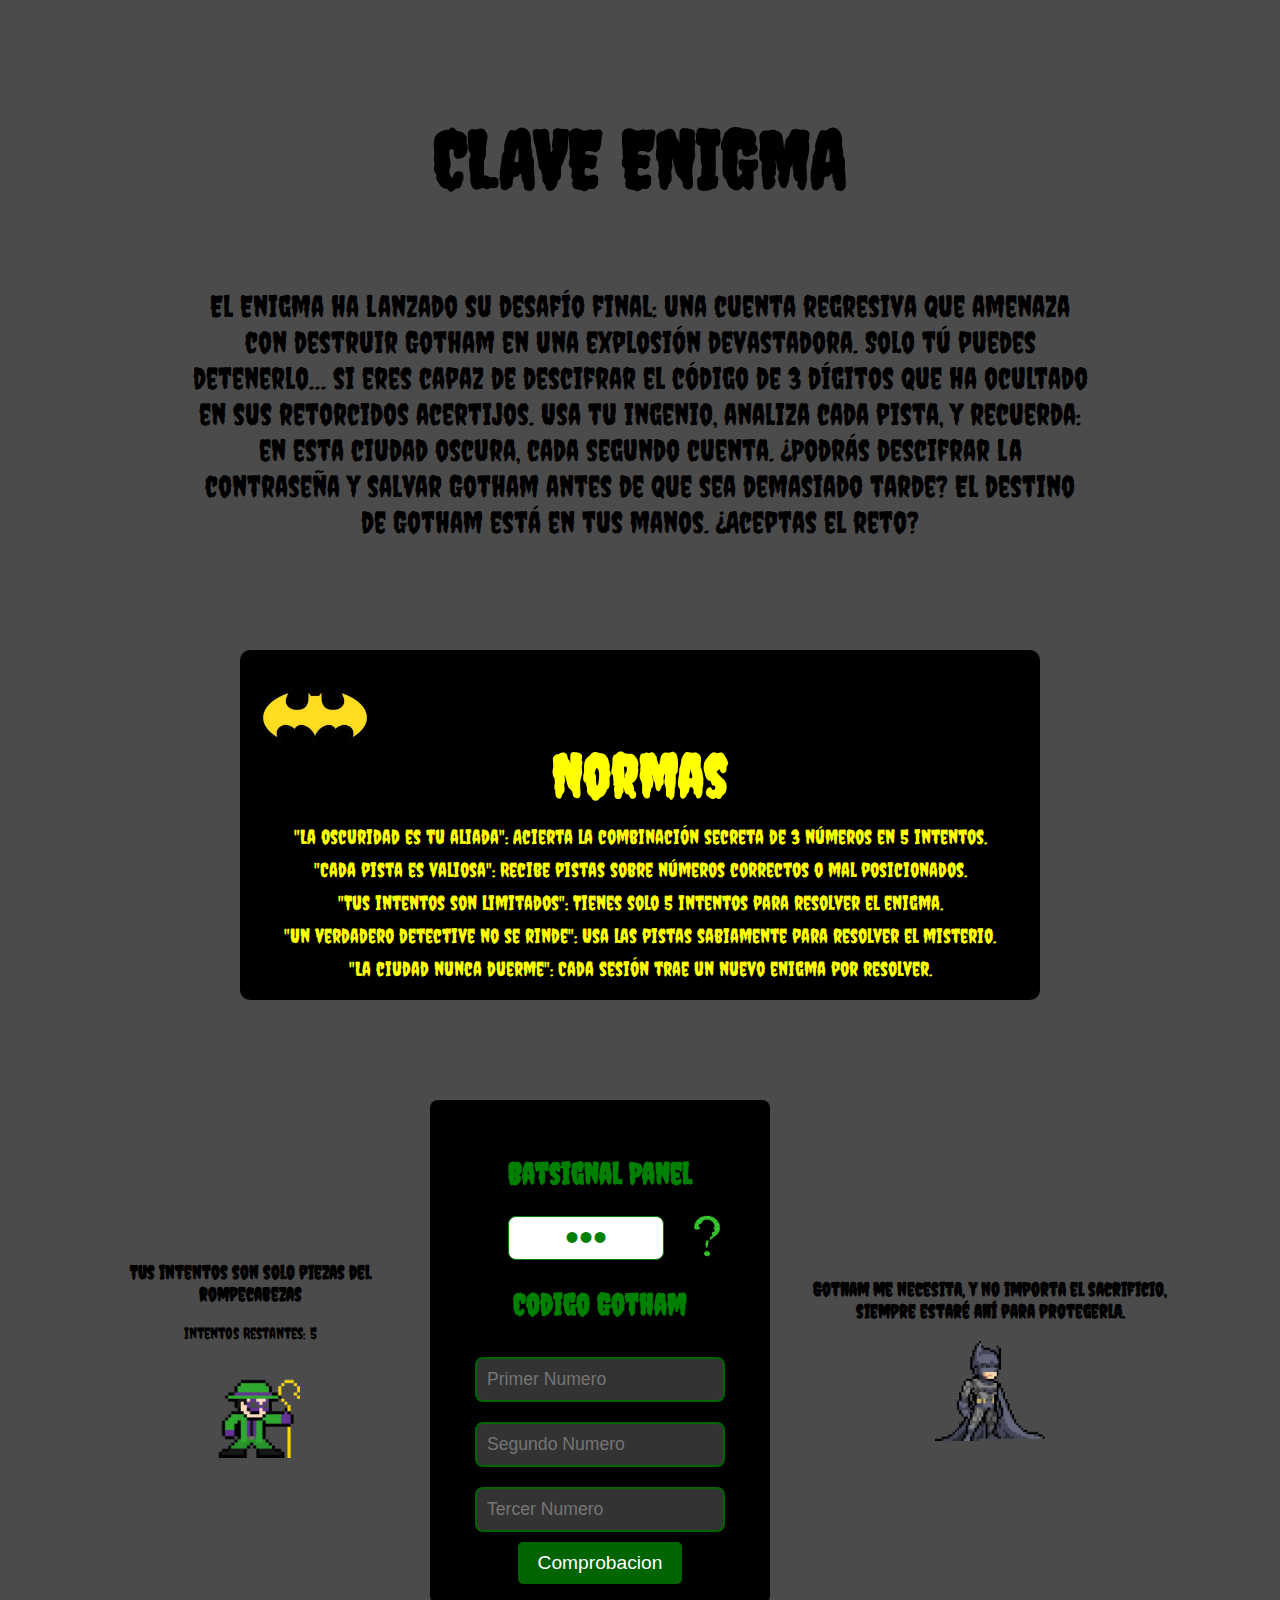
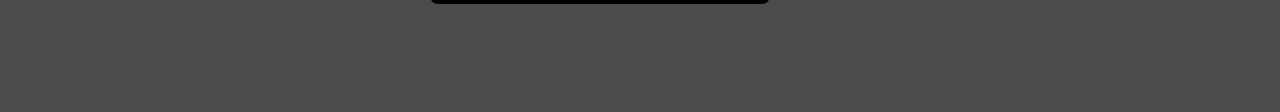
<file: index.html>
<!DOCTYPE html>
<html lang="es">
<head>
    <meta charset="UTF-8">
    <meta name="viewport" content="width=device-width, initial-scale=1.0">
    <link rel="stylesheet" href="hoja estilo/index.css">
    <link rel="preconnect" href="https://fonts.googleapis.com">
    <link rel="preconnect" href="https://fonts.gstatic.com" crossorigin>
    <link href="https://fonts.googleapis.com/css2?family=Afacad+Flux:wght@100..1000&family=Creepster&family=Londrina+Sketch&family=Pixelify+Sans:wght@400..700&family=Poppins:ital,wght@0,100;0,200;0,300;0,400;0,500;0,600;0,700;0,800;0,900;1,100;1,200;1,300;1,400;1,500;1,600;1,700;1,800;1,900&family=Yusei+Magic&display=swap" rel="stylesheet">
    <title></title>
</head>
<body>

    <!---->
    <div class="contenedor-intro">
        <div class="subcontenedor-intro">
            <h1>CLAVE ENIGMA</h1>
            <P>El Enigma ha lanzado su desafío final: una cuenta regresiva que amenaza con destruir Gotham en una explosión devastadora. Solo tú puedes detenerlo… si eres capaz de descifrar el código de 3 dígitos que ha ocultado en sus retorcidos acertijos. Usa tu ingenio, analiza cada pista, y recuerda: en esta ciudad oscura, cada segundo cuenta. ¿Podrás descifrar la contraseña y salvar Gotham antes de que sea demasiado tarde? El destino de Gotham está en tus manos. ¿Aceptas el reto?</P>
        </div>
    </div>
    <!---->
    <div class="contenedor-grande-normas">
        <div class="contenedor-normas">
            <img src="img/icono-batman.png">
            <h2>Normas</h2>
            <ul>
                <li>"La oscuridad es tu aliada": Acierta la combinación secreta de 3 números en 5 intentos.</li>
                <li>"Cada pista es valiosa": Recibe pistas sobre números correctos o mal posicionados.</li>
                <li>"Tus intentos son limitados": Tienes solo 5 intentos para resolver el enigma.</li>
                <li>"Un verdadero detective no se rinde": Usa las pistas sabiamente para resolver el misterio.</li>
                <li>"La ciudad nunca duerme": Cada sesión trae un nuevo enigma por resolver.</li>
            </ul>
        </div>
    </div>
    <div class="contenedor-flex">
        <div class="contenedor-intentos" id="intentos">
            <h3>Tus intentos son solo piezas del rompecabezas</h3>
            <p id="intentosRestantes">Intentos Restantes: 5</p>
            <img src="img/enigma.png">
        </div>

        <div class="contenedor-general">
            <div class="subcontenedor-general">
                <div class="contenedor-password">
                    <h2>Batsignal Panel</h2>
                    <img src="img/icono-enigma.png"  onclick="mostrarPassword();">
                    <input type="password" id="password">
                </div>
    
                <div class="contenedor-num">
                    <h2>Codigo Gotham</h2>
                    <input type="text" id="num1" placeholder="Primer Numero">
                    <input type="text" id="num2" placeholder="Segundo Numero">
                    <input type="text" id="num3" placeholder="Tercer Numero">
                </div>
    
                <div class="contenedor-boton">
                    <input type="button" value="Comprobacion" onclick="comprobacion();">
                </div>
            </div>
        </div>

        <div class="contenedor-pistas">
            <h3>Gotham me necesita, y no importa el sacrificio, siempre estaré ahí para protegerla.</h3>
            <p id="pista1"></p>        
            <p id="pista2"></p>        
            <p id="pista3"></p> 
            <img src="img/batman.png">       
        </div>
    </div>

    <div class="contenedor-reset">
        <div class="subcontenedor-reset" style="display: none;" id="reset">
            <p>¡Ja, ja, ja! ¿En serio pensaste que podrías vencerme? Mis acertijos no son para mentes débiles… ¡y has fallado miserablemente! Gotham pagará el precio de tu fracaso. La próxima vez, si es que sobrevives, piensa mejor antes de enfrentarme.</p>
            <input type="button" value="Reintentar el Desafío" onclick="reset();">
            <img src="img/enigma-perdistes.png">
        </div>
    </div>

    <div class="contenedor-ganar">
        <div class="subcontenedor-ganar" id="ganar" style="display: none;">
            <p>Has hecho lo necesario. Gotham sigue en pie gracias a ti. Nunca olvides: la oscuridad puede ser vencida.</p>
            <input type="button" onclick="reset();" value="Jugar de Nuevo">
            <img src="img/batman-ganar.png" >
        </div>
    </div>
    <script type="text/javascript">
        var num1;//almacenamos el primer numero 
        var num2;//almecaenamos el segundo nuemero
        var num3;//almacenamos el tercer numero 
        var pass1;//almacenmos el primer numero secreto
        var pass2; //almacenamos el segundo numero secreto
        var pass3; //almacenamos el tercer numero secreto
        var password; //almacemaos el total de numeros secretos
        var intentos=5 //para saber los intentos restantes le damos un valor de 5 
        var mostrar; 

        //generamos numeros random 
        pass1=Math.floor(Math.random()*10); 
        pass2=Math.floor(Math.random()*10); 
        pass3=Math.floor(Math.random()*10); 

        password= pass1+""+pass2+""+pass3; 
        document.getElementById('password').value=password;

        //funcion para la comprobacion de los numeros introducidos y las pistas de los numeros
        function comprobacion(){

            num1=parseInt(document.getElementById('num1').value);
            num2=parseInt(document.getElementById('num2').value);
            num3=parseInt(document.getElementById('num3').value);

            if (intentos>0) {
                intentos=intentos-1; 
                document.getElementById('intentosRestantes').innerHTML="Intentos restantes: "+intentos;
            }
            
            if(intentos==0){
                document.getElementById('reset').style.display='block';
                
            }

            //comprobar el primer numero
            if (num1<pass1) {
                document.getElementById('pista1').innerHTML="Primer Numero: Creo que el numero es mayor al que has introducido";

                
            }else if(num1>pass1){
                document.getElementById('pista1').innerHTML="Primer Numero: Creo que el numero es menor al que has introducido"; 

            }else{
                document.getElementById('pista1').innerHTML="Primer Numero: ¡Correcto! lo has adivinado"
            }

            //comporbar el segundo numero
            if (num2<pass2) {
                document.getElementById('pista2').innerHTML="Segundo Numero: Creo que el numero es mayor al que has introducido";
                
            }else if(num2>pass2){
                document.getElementById('pista2').innerHTML="Segundo Numero: Creo que el numero es menor al que has introducido"; 

            }else{
                document.getElementById('pista2').innerHTML=" Segundo Numero: ¡Correcto! lo has adivinado"; 
            }

            //comprobar el tercer numero
            if (num3<pass3) {
                document.getElementById('pista3').innerHTML="Tercer Numero: Creo que el numero es mayor al que has introducido";
                
            }else if(num3>pass3){
                document.getElementById('pista3').innerHTML="Tercer Numero: Creo que el numero es menor al que has introducido"; 

            }else{
                document.getElementById('pista3').innerHTML=" Tercer Numero: ¡Correcto! lo has adivinado"; 
            }

            //Verifica si los 3 numeros han sido adivinados
            if (num1==pass1 && num2==pass2 && num3==pass3) {
                document.getElementById('ganar').style.display='block';
            }
        }

        function mostrarPassword(){
            mostrar=document.getElementById('password'); 

            if (mostrar.type=='password') {
                mostrar.type='text'; 

            }else{
                mostrar.type='password';
            }
        }

        function reset(){
            intentos=5; 

            document.getElementById('intentos').style.display='block'; 
            document.getElementById('intentosRestantes').innerHTML="Intentos restantes: "+intentos; 

            pass1=Math.floor(Math.random()*10);
            pass2=Math.floor(Math.random()*10);
            pass3=Math.floor(Math.random()*10);

            password=pass1+""+pass2+""+pass3; 
            document.getElementById('password').value=password; 

            document.getElementById('pista1').innerHTML="";
            document.getElementById('pista2').innerHTML="";
            document.getElementById('pista3').innerHTML="";


            document.getElementById('pista1').style.display='block';
            document.getElementById('pista2').style.display='block';
            document.getElementById('pista3').style.display='block';

            document.getElementById('num1').value="";
            document.getElementById('num2').value="";
            document.getElementById('num3').value="";

            document.getElementById('reset').style.display='none';
            document.getElementById('ganar').style.display='none';
        }
    </script>
</body>
</html>
</file>
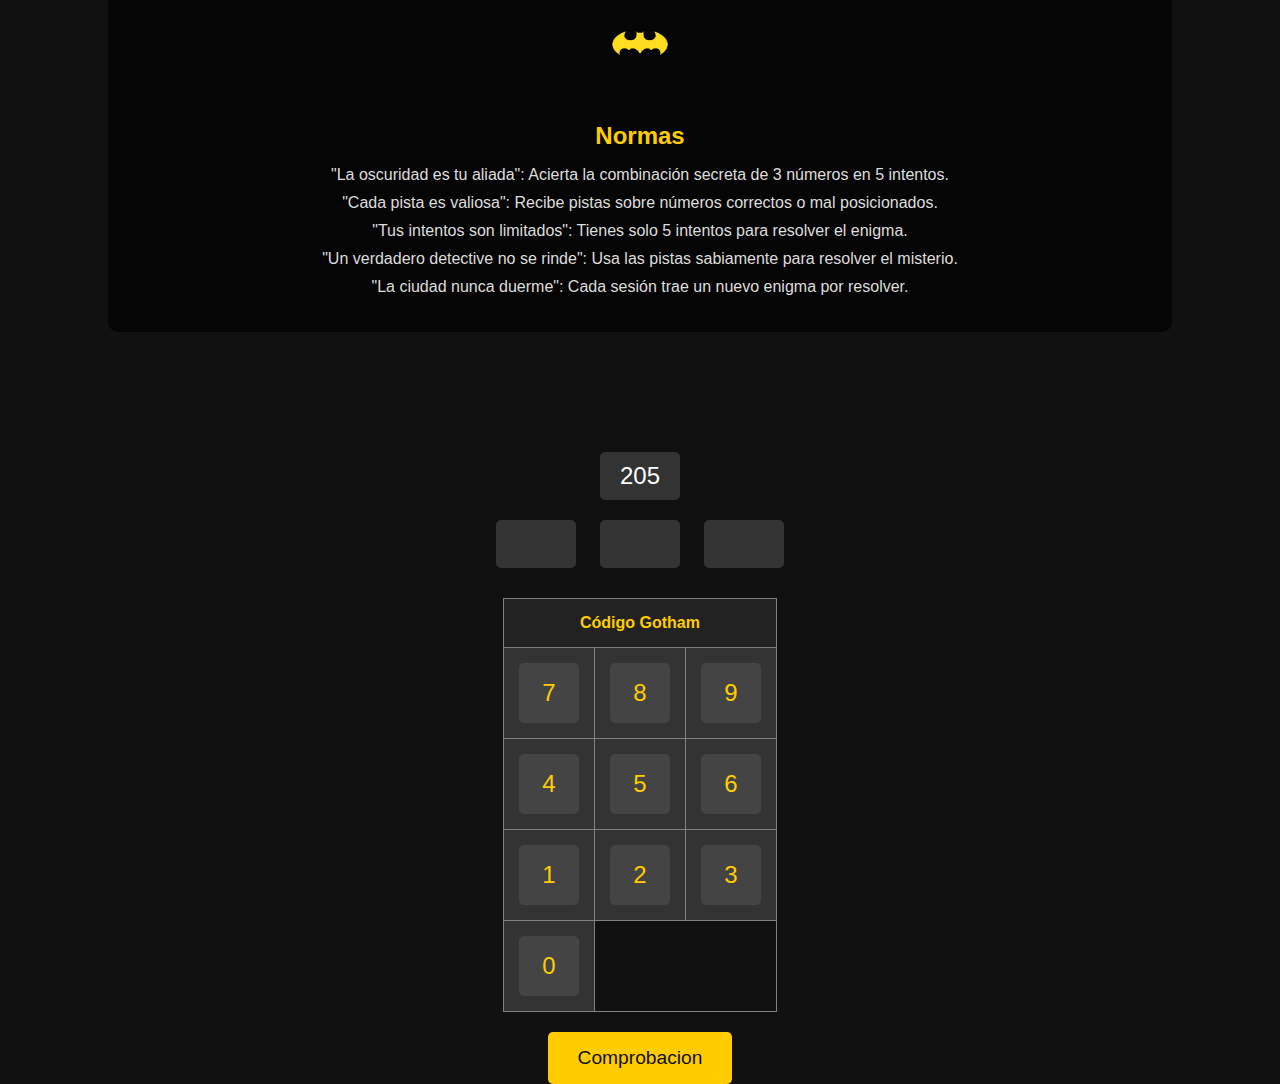
<file: idexIA.html>
<!DOCTYPE html>
<html lang="es">
<head>
    <meta charset="UTF-8">
    <meta name="viewport" content="width=device-width, initial-scale=1.0">
    <link rel="stylesheet" href="hoja estilo/indexIA.css">
    <title></title>
</head>
<body>

    <!---->
    <div class="contenedor-intro">
        <h1>CLAVE ENIGMA</h1>
        <P>Descifra la combinación secreta y demuestra que eres el más astuto. Inspirado en los retos de Enigma, este juego pondrá a prueba tu ingenio. ¿Lograrás resolver el misterio o caerás en la trampa?</P>
    </div>

    <!---->
    <div class="contenedor-normas">
        <img src="img/icono-batman.png">
        <h2>Normas</h2>
        <ul>
            <li>"La oscuridad es tu aliada": Acierta la combinación secreta de 3 números en 5 intentos.</li>
            <li>"Cada pista es valiosa": Recibe pistas sobre números correctos o mal posicionados.</li>
            <li>"Tus intentos son limitados": Tienes solo 5 intentos para resolver el enigma.</li>
            <li>"Un verdadero detective no se rinde": Usa las pistas sabiamente para resolver el misterio.</li>
            <li>"La ciudad nunca duerme": Cada sesión trae un nuevo enigma por resolver.</li>
        </ul>
    </div>

    <!--intentos-->
    <div class="contenedor-intentos" id="intentos"></div>

    <!--pista primer numero-->
    <div class="contenedor-pistas" id="pista1"></div>
    
    <!--pista segundo numero-->
    <div class="contenedor-pistas" id="pista2"></div>

    <!--pista tercero numero-->
    <div class="contenedor-pistas" id="pista3"> </div>


    <!---->

    <!---->
    <div class="contenedor-general">

        <div class="contenedor-password">
            <input type="text" id="password">
        </div>

        <div class="contenedor-num">
            <input type="text" id="num1">
            <input type="text" id="num2">
            <input type="text" id="num3">
        </div>
        
        <!---->
        <div class="contenedor-numerico">
            <table border="1px">
                <thead>
                    <tr>
                        <th colspan="3">Código Gotham</th>
                    </tr>
                </thead>
                <tbody>
                    <tr>
                        <td><button id="7" onclick="appendNumber(7);">7</button></td>
                        <td><button id="8" onclick="appendNumber(8);">8</button></td>
                        <td><button id="9" onclick="appendNumber(9);">9</button></td>
                    </tr>
                    <tr>
                        <td><button id="4" onclick="appendNumber(4);">4</button></td>
                        <td><button id="5" onclick="appendNumber(5);">5</button></td>
                        <td><button id="6" onclick="appendNumber(6);">6</button></td>
                        
                    </tr>
                    <tr>
                        <td><button id="1" onclick="appendNumber(1);">1</button></td>
                        <td><button id="2" onclick="appendNumber(2);">2</button></td>
                        <td><button id="3" onclick="appendNumber(3);">3</button></td>
                    </tr>
                    <tr>
                        <td><button id="0" onclick="appendNumber(0);">0</button></td>
                    </tr>
                </tbody>
            </table>
        </div>
        <div contendedor-botones>
            <input type="button" value="Comprobacion" onclick="comprobacion();">
        </div>

        <!--Contendor de reinicio-->
        <div class="contenedor-reset" style="display: none;" id="reset">
            <p>Perdistes</p>
            <input type="button" value="Reiniciar" onclick="reset();">
        </div>
    </div>



    <script type="text/javascript">
        var num1 = ''; //almacenamos el primer numero 
var num2 = ''; //almacenamos el segundo numero
var num3 = ''; //almacenamos el tercer numero 
var pass1, pass2, pass3; //almacenamos los números secretos
var password; //almacenamos el total de números secretos
var intentos = 5; //intentos restantes

// Generamos números aleatorios entre 0 y 9
pass1 = Math.floor(Math.random() * 10);
pass2 = Math.floor(Math.random() * 10);
pass3 = Math.floor(Math.random() * 10);

password = pass1 + "" + pass2 + "" + pass3; 
document.getElementById('password').value = password;

// Función para ingresar números en las cajas de texto
function appendNumber(number) {
    if (num1.length < 1) {
        num1 = number;
        document.getElementById('num1').value = num1;
    } else if (num2.length < 1) {
        num2 = number;
        document.getElementById('num2').value = num2;
    } else if (num3.length < 1) {
        num3 = number;
        document.getElementById('num3').value = num3;
    }
}

// Función para la comprobación de los números introducidos y las pistas
function comprobacion() {
    if (intentos > 0) {
        intentos = intentos - 1;
        document.getElementById('intentos').innerHTML = "Intentos restantes: " + intentos;
    }

    if (intentos == 0) {
        document.getElementById('reset').style.display = 'block';
    }

    // Comprobar el primer número
    if (num1 < pass1) {
        document.getElementById('pista1').innerHTML = "Primer Número: Creo que el número es mayor al que has introducido";
    } else if (num1 > pass1) {
        document.getElementById('pista1').innerHTML = "Primer Número: Creo que el número es menor al que has introducido";
    } else {
        document.getElementById('pista1').innerHTML = "Primer Número: ¡Correcto! lo has adivinado";
    }

    // Comprobar el segundo número
    if (num2 < pass2) {
        document.getElementById('pista2').innerHTML = "Segundo Número: Creo que el número es mayor al que has introducido";
    } else if (num2 > pass2) {
        document.getElementById('pista2').innerHTML = "Segundo Número: Creo que el número es menor al que has introducido";
    } else {
        document.getElementById('pista2').innerHTML = "Segundo Número: ¡Correcto! lo has adivinado";
    }

    // Comprobar el tercer número
    if (num3 < pass3) {
        document.getElementById('pista3').innerHTML = "Tercer Número: Creo que el número es mayor al que has introducido";
    } else if (num3 > pass3) {
        document.getElementById('pista3').innerHTML = "Tercer Número: Creo que el número es menor al que has introducido";
    } else {
        document.getElementById('pista3').innerHTML = "Tercer Número: ¡Correcto! lo has adivinado";
    }

    // Verifica si los 3 números han sido adivinados
    if (num1 == pass1 && num2 == pass2 && num3 == pass3) {
        document.getElementById('ganar').style.display = 'block';
        document.getElementById('intentos').style.display = 'none'; // Ocultar los intentos cuando ganas
    }

    // Limpiar los campos de entrada después de cada comprobación
    num1 = "";
    num2 = "";
    num3 = "";

    document.getElementById('num1').value = "";
    document.getElementById('num2').value = "";
    document.getElementById('num3').value = "";
}

// Función para reiniciar el juego
function reset() {
    intentos = 5;
    document.getElementById('intentos').innerHTML = "Intentos restantes: " + intentos;
    
    // Generar nuevos números aleatorios
    pass1 = Math.floor(Math.random() * 10);
    pass2 = Math.floor(Math.random() * 10);
    pass3 = Math.floor(Math.random() * 10);
    
    password = pass1 + "" + pass2 + "" + pass3;
    document.getElementById('password').value = password;
    
    // Limpiar pistas y entradas
    document.getElementById('pista1').innerHTML = "";
    document.getElementById('pista2').innerHTML = "";
    document.getElementById('pista3').innerHTML = "";
    
    num1 = "";
    num2 = "";
    num3 = "";
    
    document.getElementById('num1').value = "";
    document.getElementById('num2').value = "";
    document.getElementById('num3').value = "";

    document.getElementById('reset').style.display = 'none';
    document.getElementById('ganar').style.display = 'none'; // Ocultar mensaje de victoria al reiniciar
    document.getElementById('intentos').style.display = 'block'; // Volver a mostrar intentos
}

        

    </script>

    <div class="contenedor-ganastes" id="ganar" style="display: none;">
        <p>¡Felicidades Ganastes!</p>
    </div>
    
</body>
</html>
</file>
<file: hoja estilo/index.css>
body {
    font-family: "Creepster", system-ui;
    font-weight: 400;
    font-style: normal;
    background-color: #4B4B4B;
}
  
.contenedor-intro{
    display: flex;
    justify-content: center;
    align-items: center;
}
.subcontenedor-intro{
    padding-top: 50px;
    display: flex;
    justify-content: center;
    flex-direction: column;
    text-align: center;
    padding-bottom: 80px;

}

.subcontenedor-intro h1{
    font-size: 80px;
    display: flex;
    justify-content: center;
}

.subcontenedor-intro p{
    display: flex;
    text-align: center;
    justify-content: center;
    font-size: 30px;
    width: 900px;
}
.contenedor-grande-normas{
    display: flex;
    justify-content: center;
    align-items: center;
}
.contenedor-normas{
    display:flex;
    flex-direction: column;
    padding-top: 0px;
    background-color: black;
    border-radius: 10px;
    width: 800px;
    height: 350px;
    padding: 0px;
    margin-bottom: 100px;
}


.contenedor-normas h2{
    margin-top: 0;
    margin-bottom: 5px;
    font-size: 60px;
    color: yellow ;
    text-align: center;

}
.contenedor-normas img{
    margin-top: -10px;
    display: block;
    height: 150px;
    width: 150px;
    margin-bottom: -50px;
}
.contenedor-normas ul{
    margin-top: 10px;
    text-align: center;
    text-decoration: none;
    padding-left: 0px;
    list-style: none;
}

.contenedor-normas li{
    margin-bottom: 10px;
    color: yellow;
    margin-left: 0;
    font-size: 20px;
}


.contenedor-general{
   background-color: black;
   width: 300px;
   padding: 20px;
   border-radius: 8px;
}


.subcontenedor-general{
    display: flex;
    flex-direction: column;
    justify-content: flex-end;
    align-items: center;
    padding-top: 10px;
}
.contenedor-password h2{
    font-size:30px;
    color: green;
}


.contenedor-password img{
    height: 50px;
    float: right;
    margin-top: -5px;
    margin-right: -40px;
    cursor: pointer;
    transition: transform 0.3s ease;
}
.contenedor-password img:hover{
    transform: scale(1.2);
}

.contenedor-password input{
    display:inline-block;
    width: 150px;
    height: 40px;
    text-align: center;
    border-radius: 8px;
    border: 1px solid;
    font-size: 40px;
    color: green;

}

.contenedor-num{
    display: flex;
    justify-content: center;
    align-items: center;
    flex-direction: column;
}

.contenedor-num h2{
    font-size: 30px;
    color: green;
}


.contenedor-num input{
    background-color: #333;
    border: 2px solid #006400;
    color: #fff;
    padding: 10px;
    margin: 10px 0;
    border-radius: 8px;
    font-size: 1.1em;

}

.contenedor-boton input {
    background-color: #006400;
    color: #fff;
    border: none;
    padding: 10px 20px;
    border-radius: 5px;
    cursor: pointer;
    font-size: 1.2em;
    transition: backgraund-color 0.3s;
}

.contenedor-boton input:hover{
    background-color: #228b22;
}

.contenedor-intentos{
    flex-direction: column;
    padding: 20px;
    justify-content: center;
    text-align: center;
    width: 300px;
}
.contenedor-intentos img{
    height: 100px;
    width: 100px;

}

.contenedor-pistas{
    width: 400px;
    padding: 10px;
    text-align: center;
    
}


.contenedor-pistas img{
    height: 100px;
}

.contenedor-flex{
    display: flex;
    gap: 10px;
    justify-content: center;
    align-items: center;
    padding-bottom: 100px;

}

.contenedor-reset{
    display: flex;
    justify-content:center;
    
}

.subcontenedor-reset{
    text-align: center;
    display: flex;
    width: 350px;
    padding-top: 100px;
    padding-bottom: 60px;
}

.subcontenedor-reset p{
    font-size: 22px;
}
.subcontenedor-reset img{
    float: right;
    margin-right: 350px;
    margin-top: -250px;
    height: 220px;
}

.subcontenedor-reset input{
    background-color: #1a1a1a;
    color: #ff3333;
    border: 2px solid #ff3333;
    padding: 12px 24px;
    font-size: 18px;
    font-weight: bold;
    text-transform: uppercase;
    letter-spacing: 2px;
    cursor: pointer;
    border-radius: 8px;
    transition: all 0.3s ease;
    box-shadow: 0px 4px 8px rgba(0,0,0,0.7);
}

.subcontenedor-reset input:hover{
    background-color: #ff3333;
    color: #1a1a1a;
    border-color: #1a1a1a;
    box-shadow: 0px 6px 12px rgba(255, 51, 51, 0.6);
}




.contenedor-ganar{
    display: flex;
    justify-content:center;
    
}

.subcontenedor-ganar{
    text-align: center;
    display: flex;
    width: 350px;
    padding-top: 100px;
    padding-bottom: 60px;
}

.subcontenedor-ganar p{
    font-size: 22px;
}
.subcontenedor-ganar img{
    float: right;
    margin-right: 350px;
    margin-top: -200px;
    height: 200px;
}

.subcontenedor-ganar input{
    background-color: #1a1a1a;
    color: #f5f500;
    border: 2px solid #f5f500;
    padding: 12px 24px;
    font-size: 18px;
    font-weight: bold;
    text-transform: uppercase;
    letter-spacing: 2px;
    cursor: pointer;
    border-radius: 8px;
    transition: all 0.3s ease;
    box-shadow: 0px 4px 8px rgba(0,0,0,0.7);
}

.subcontenedor-ganar input:hover{
    background-color:#f5f500 ;
    color: #1a1a1a;
    border-color: #1a1a1a;
    box-shadow: 0px 6px 12px rgba(245,245,0,0.6);

}
</file>
<file: hoja estilo/indexIA.css>
/* Establece el fondo oscuro y una tipografía elegante */
body {
    font-family: 'Arial', sans-serif;
    background-color: #111;
    color: #fff;
    margin: 0;
    padding: 0;
    display: flex;
    justify-content: center;
    align-items: center;
    height: 100vh;
    flex-direction: column;
}

/* Encabezado principal */
.contenedor-intro {
    text-align: center;
    margin-bottom: 30px;
}

.contenedor-intro h1 {
    font-size: 3em;
    color: #ffcc00; /* Color amarillo que resalta */
    margin: 0;
    text-shadow: 2px 2px 5px rgba(0, 0, 0, 0.7);
}

.contenedor-intro p {
    font-size: 1.2em;
    color: #ddd;
}

/* Normas del juego */
.contenedor-normas {
    background-color: rgba(0, 0, 0, 0.7);
    padding: 20px;
    border-radius: 10px;
    text-align: center;
    margin-bottom: 30px;
    width: 80%;
}

.contenedor-normas img {
    width: 80px;
    margin-bottom: 15px;
}

.contenedor-normas h2 {
    color: #ffcc00;
    font-size: 1.5em;
    margin-bottom: 10px;
}

.contenedor-normas ul {
    list-style: none;
    padding: 0;
    color: #ddd;
}

.contenedor-normas li {
    margin-bottom: 10px;
}

/* Área de intentos */
.contenedor-intentos {
    font-size: 1.5em;
    margin-top: 20px;
}

/* Pistas de los números */
.contenedor-pistas {
    font-size: 1.2em;
    margin-top: 10px;
    text-align: center;
    color: #ccc;
}

/* Estilo para los inputs del código y los números */
.contenedor-general {
    text-align: center;
    margin-top: 30px;
}

input[type="text"] {
    background-color: #333;
    border: none;
    color: #fff;
    font-size: 1.5em;
    padding: 10px;
    width: 60px;
    margin: 10px;
    text-align: center;
    border-radius: 5px;
}

input[type="button"] {
    background-color: #ffcc00;
    border: none;
    color: #111;
    font-size: 1.2em;
    padding: 15px 30px;
    margin-top: 20px;
    border-radius: 5px;
    cursor: pointer;
}

input[type="button"]:hover {
    background-color: #ff9900;
}

/* Estilo para el tablero numérico */
.contenedor-numerico {
    margin-top: 20px;
}

table {
    margin: 0 auto;
    border-collapse: collapse;
}

th {
    background-color: #222;
    color: #ffcc00;
    padding: 15px;
}

td {
    background-color: #333;
    text-align: center;
    padding: 10px;
}

button {
    background-color: #444;
    color: #ffcc00;
    font-size: 1.5em;
    border: none;
    width: 60px;
    height: 60px;
    margin: 5px;
    border-radius: 5px;
    cursor: pointer;
}

button:hover {
    background-color: #ff9900;
}

/* Estilo para los mensajes de éxito */
.contenedor-ganastes {
    font-size: 2em;
    color: #ffcc00;
    display: none;
    margin-top: 20px;
    text-align: center;
}

/* Contenedor de reinicio */
.contenedor-reset {
    text-align: center;
    margin-top: 20px;
}

.contenedor-reset p {
    font-size: 1.5em;
    color: #f44336;
}

.contenedor-reset input[type="button"] {
    background-color: #f44336;
    color: white;
}
</file>
